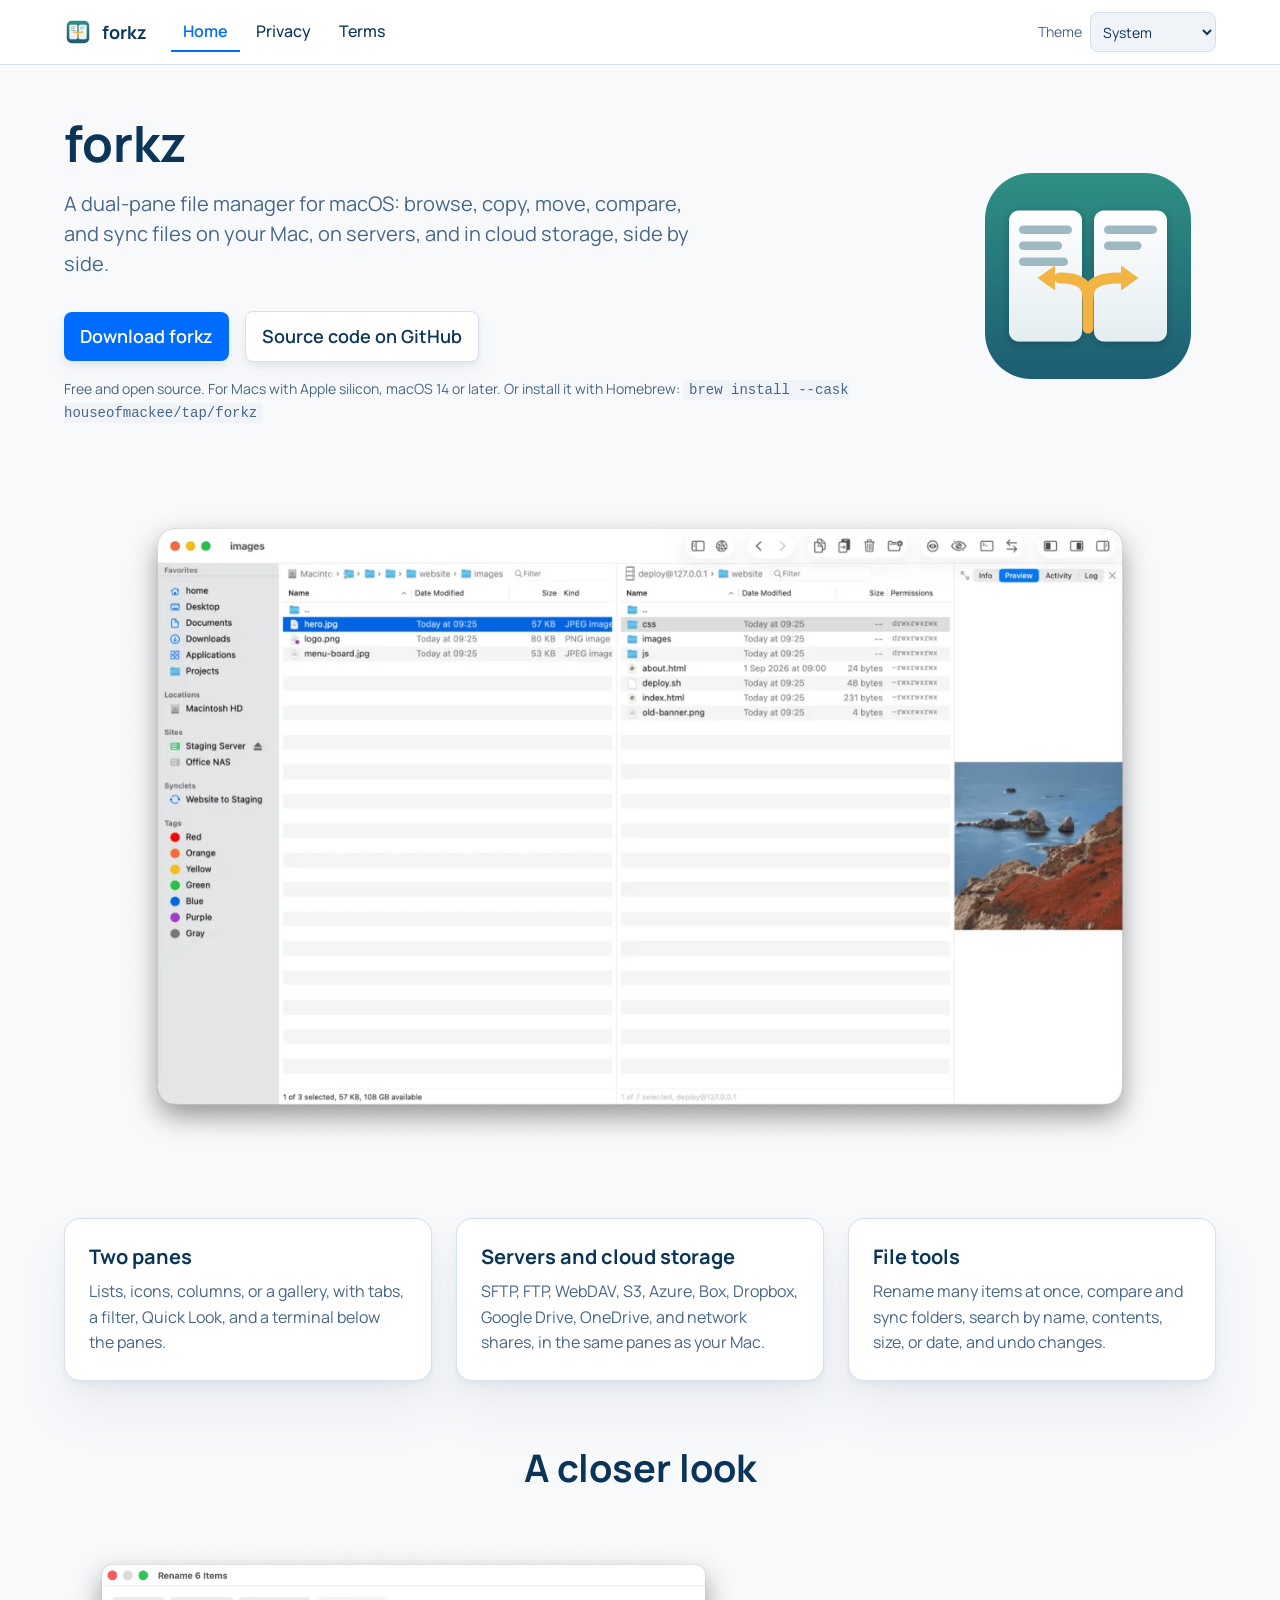
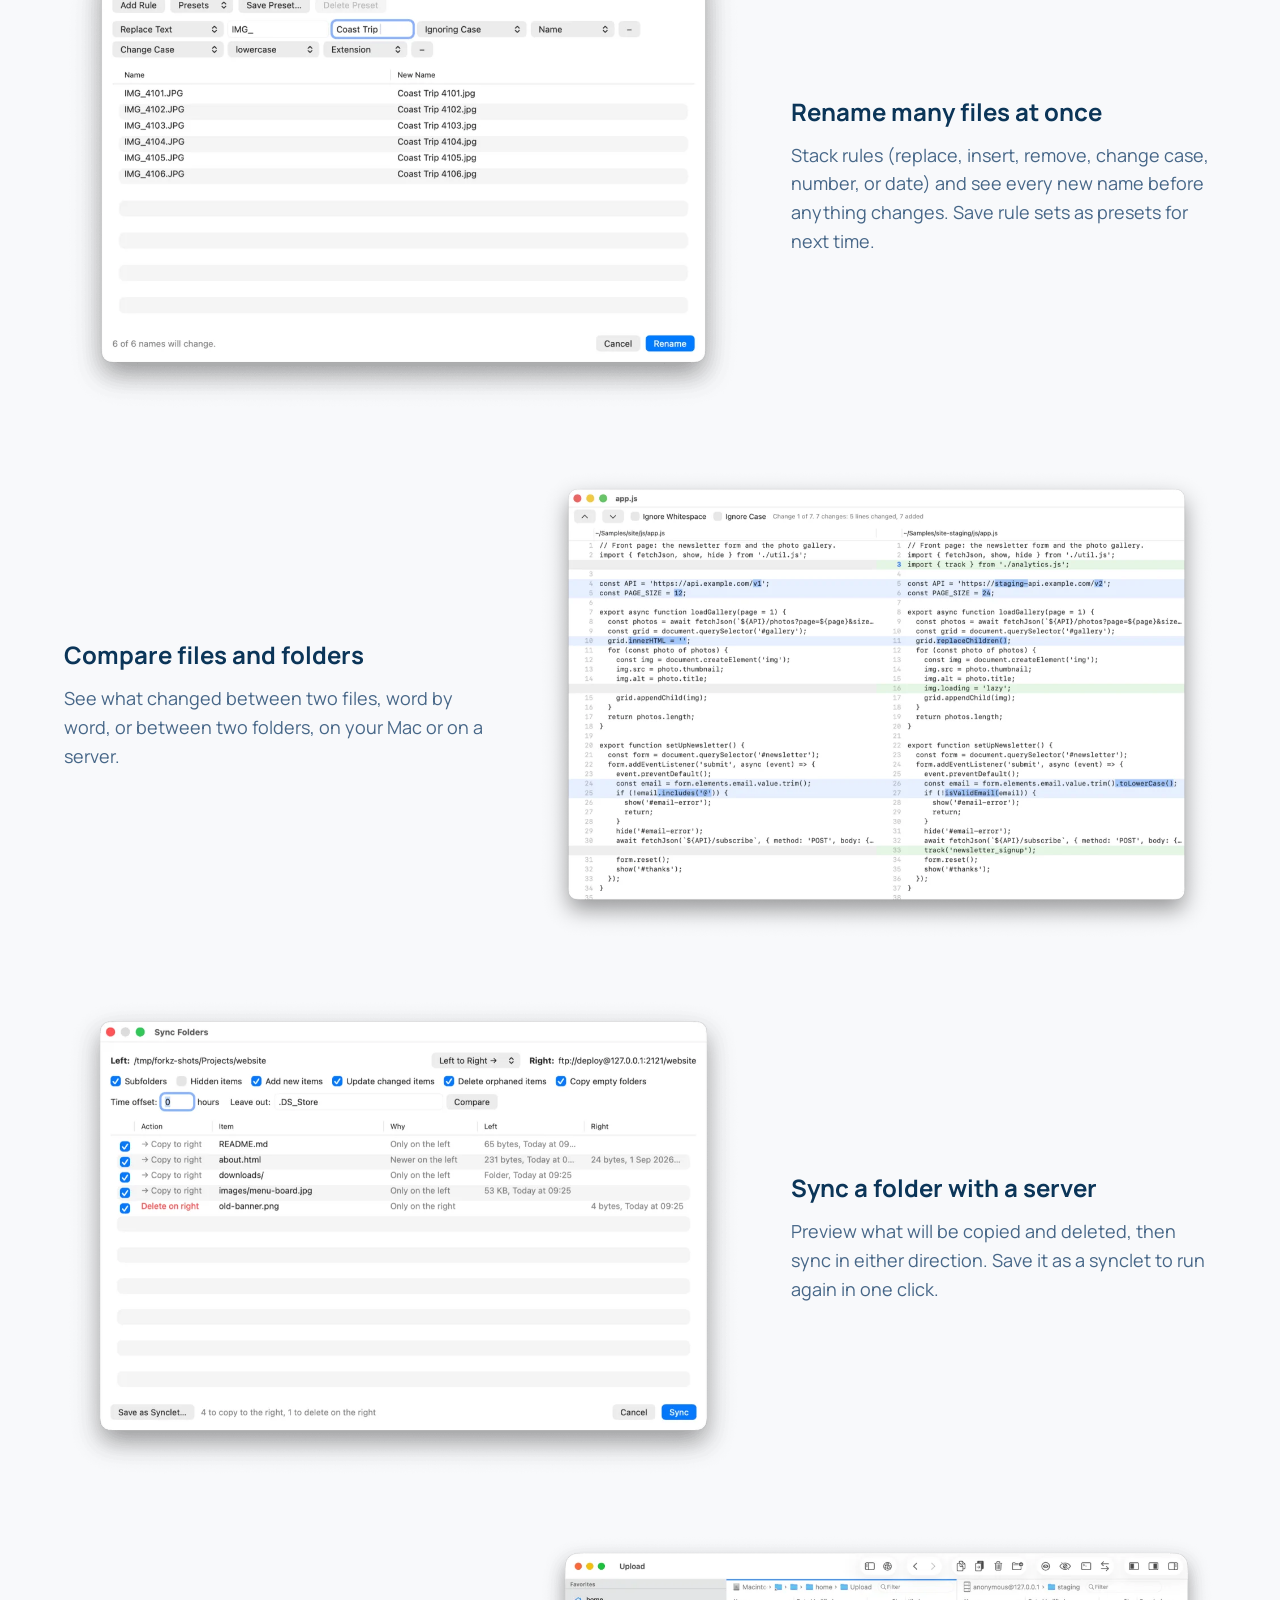
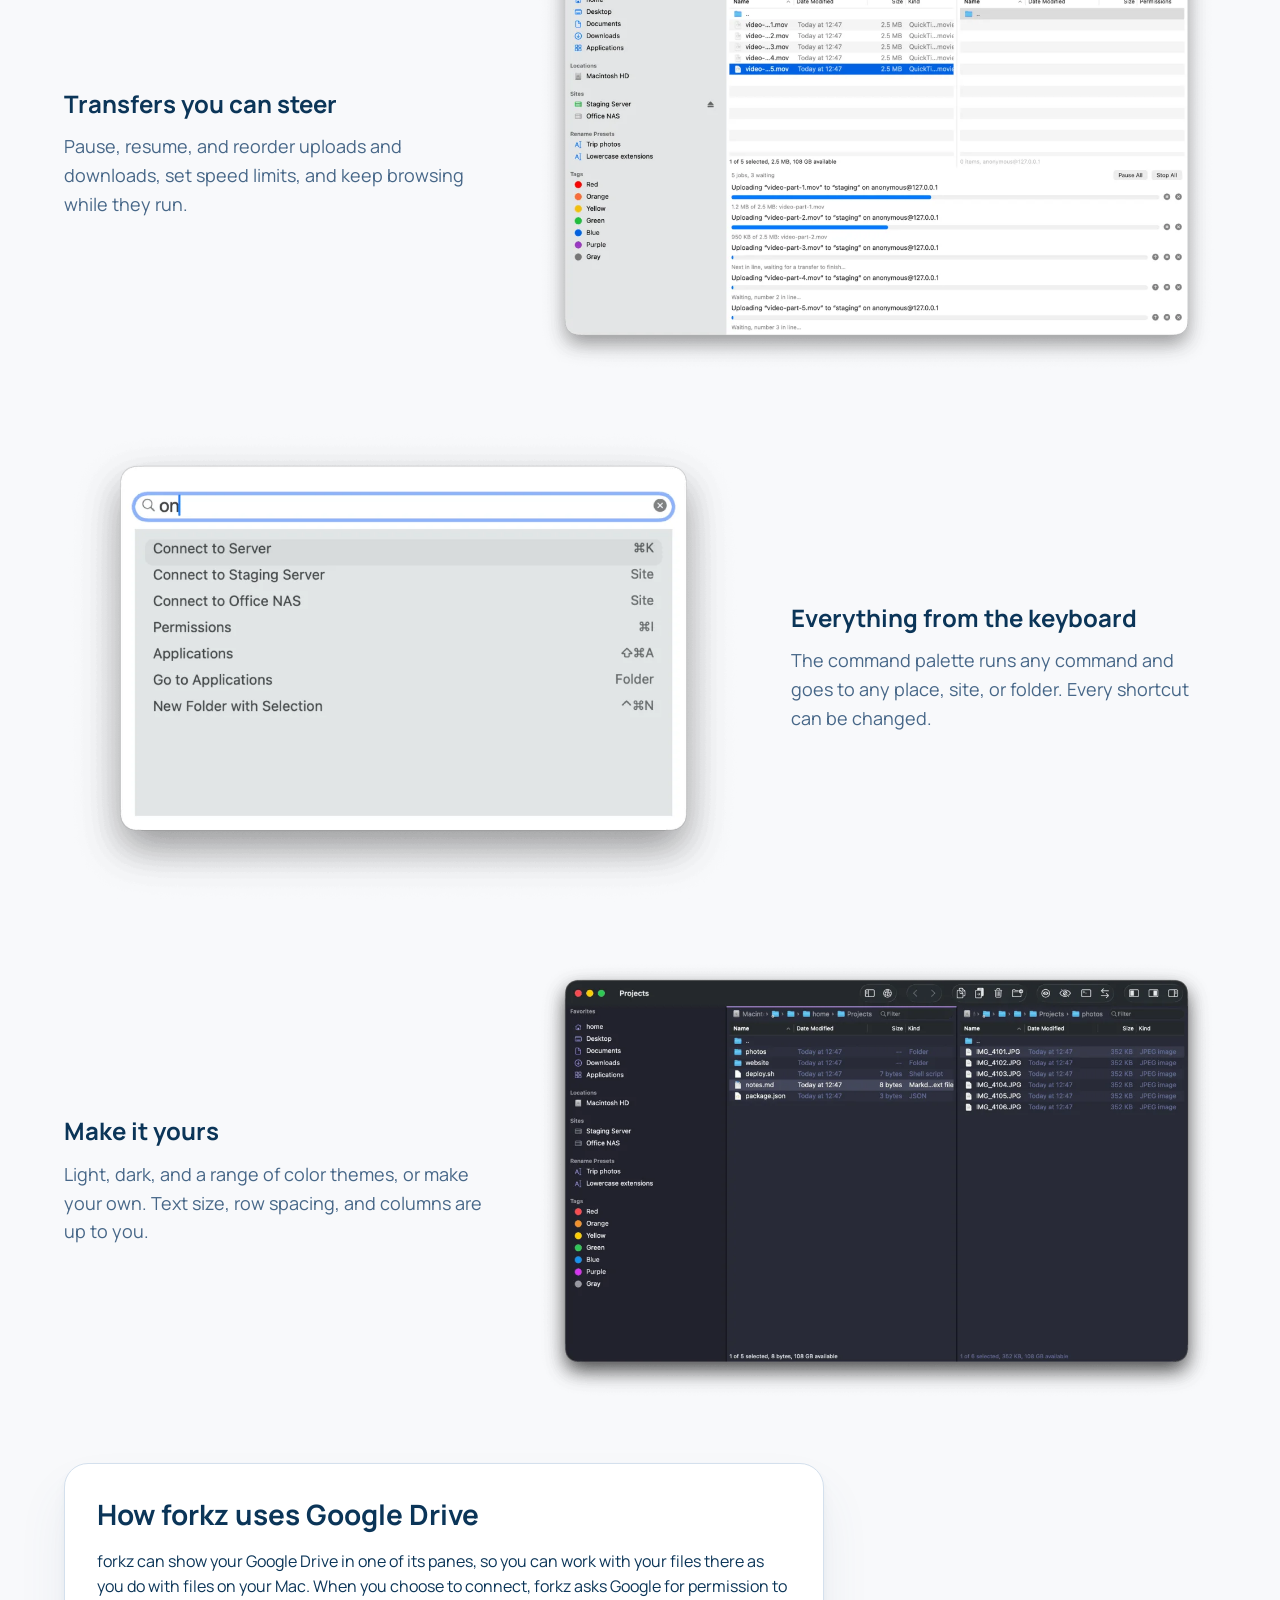
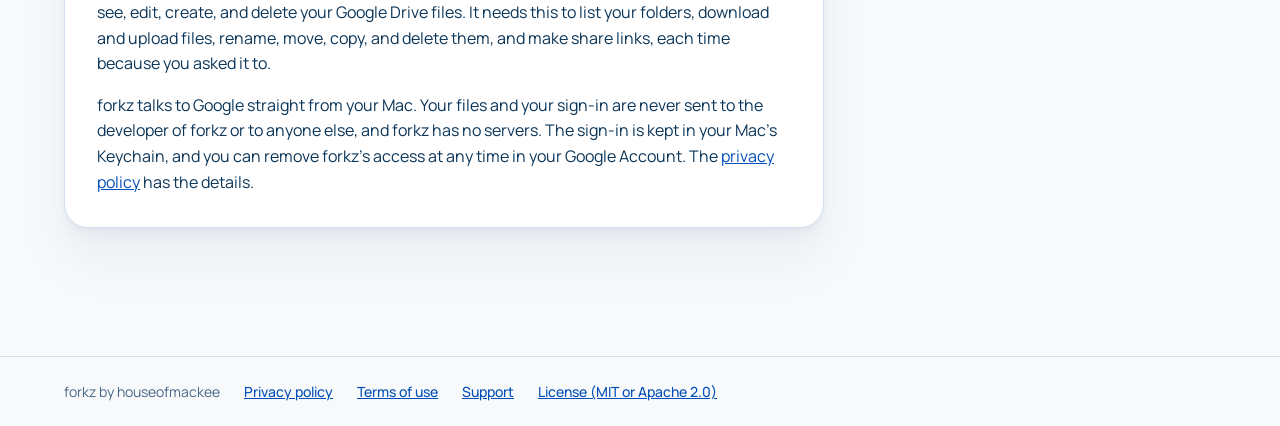
<file: site/forkz/index.html>
<!doctype html>
<html lang="en">
<head>
  <meta charset="utf-8">
  <meta name="viewport" content="width=device-width, initial-scale=1">
  <title>forkz: a dual-pane file manager for macOS</title>
  <meta name="description" content="forkz is a free, open source, dual-pane file manager for macOS, for files on your Mac and on servers and cloud storage.">
  <script src="theme.js"></script>
  <link rel="icon" href="favicon.svg" type="image/svg+xml">
  <link rel="icon" href="favicon-32.png" type="image/png" sizes="32x32">
  <link rel="apple-touch-icon" href="apple-touch-icon.png">
  <link rel="preconnect" href="https://fonts.googleapis.com">
  <link rel="preconnect" href="https://fonts.gstatic.com" crossorigin>
  <link rel="stylesheet" href="https://fonts.googleapis.com/css2?family=Manrope:wght@400;500;600;700&display=swap">
  <link rel="stylesheet" href="style.css">
</head>
<body>
  <a class="skip" href="#main">Skip to the content</a>
  <header>
    <div class="bar">
      <a class="brand" href="./"><img src="favicon.svg" alt=""><span>forkz</span></a>
      <nav aria-label="Pages">
        <a href="./" aria-current="page">Home</a>
        <a href="privacy.html">Privacy</a>
        <a href="terms.html">Terms</a>
      </nav>
      <div class="theme">
        <label for="theme">Theme</label>
        <select id="theme">
          <option value="system">System</option>
          <option value="light">Light</option>
          <option value="dark">Dark</option>
          <option value="high-contrast">High contrast</option>
        </select>
      </div>
    </div>
  </header>

  <main id="main">
    <section class="hero">
      <div>
        <h1>forkz</h1>
        <p class="lead">A dual-pane file manager for macOS: browse, copy, move, compare, and sync files on your Mac, on servers, and in cloud storage, side by side.</p>
        <div class="actions">
          <a class="button" href="https://github.com/houseofmackee/forkz/releases/latest">Download forkz</a>
          <a class="button secondary" href="https://github.com/houseofmackee/forkz">Source code on GitHub</a>
        </div>
        <p class="note">Free and open source. For Macs with Apple silicon, macOS 14 or later. Or install it with Homebrew: <code>brew install --cask houseofmackee/tap/forkz</code></p>
      </div>
      <img class="icon" src="icon-256.png" alt="The forkz app icon: two panes with an arrow forking between them">
    </section>

    <figure class="shot wide">
      <img src="screens/main.webp" width="1200" height="751" alt="forkz with a folder on the Mac on the left, an FTP server on the right, and a photo in the preview pane">
    </figure>

    <section class="cards" aria-label="What forkz does">
      <div class="card">
        <h3>Two panes</h3>
        <p>Lists, icons, columns, or a gallery, with tabs, a filter, Quick Look, and a terminal below the panes.</p>
      </div>
      <div class="card">
        <h3>Servers and cloud storage</h3>
        <p>SFTP, FTP, WebDAV, S3, Azure, Box, Dropbox, Google Drive, OneDrive, and network shares, in the same panes as your Mac.</p>
      </div>
      <div class="card">
        <h3>File tools</h3>
        <p>Rename many items at once, compare and sync folders, search by name, contents, size, or date, and undo changes.</p>
      </div>
    </section>

    <section class="tour" aria-labelledby="tour">
      <h2 id="tour">A closer look</h2>
      <div class="row">
        <div class="text">
          <h3>Rename many files at once</h3>
          <p>Stack rules (replace, insert, remove, change case, number, or date) and see every new name before anything changes. Save rule sets as presets for next time.</p>
        </div>
        <figure class="shot">
          <img src="screens/rename.webp" width="1200" height="834" loading="lazy" alt="Rename Multiple Items replacing a prefix and lowercasing extensions, with a live preview">
        </figure>
      </div>
      <div class="row">
        <div class="text">
          <h3>Compare files and folders</h3>
          <p>See what changed between two files, word by word, or between two folders, on your Mac or on a server.</p>
        </div>
        <figure class="shot">
          <img src="screens/compare-files.webp" width="1200" height="835" loading="lazy" alt="Two versions of a JavaScript file side by side, with changed lines in blue, the changed words marked, and added lines in green">
        </figure>
      </div>
      <div class="row">
        <div class="text">
          <h3>Sync a folder with a server</h3>
          <p>Preview what will be copied and deleted, then sync in either direction. Save it as a synclet to run again in one click.</p>
        </div>
        <figure class="shot">
          <img src="screens/sync.webp" width="1200" height="848" loading="lazy" alt="Sync Folders comparing a local folder with a staging server, showing four copies and one delete">
        </figure>
      </div>
      <div class="row">
        <div class="text">
          <h3>Transfers you can steer</h3>
          <p>Pause, resume, and reorder uploads and downloads, set speed limits, and keep browsing while they run.</p>
        </div>
        <figure class="shot">
          <img src="screens/queue.webp" width="1200" height="774" loading="lazy" alt="Five uploads to a server: two running, three waiting with their place in line, and Pause All and Stop All above them">
        </figure>
      </div>
      <div class="row">
        <div class="text">
          <h3>Everything from the keyboard</h3>
          <p>The command palette runs any command and goes to any place, site, or folder. Every shortcut can be changed.</p>
        </div>
        <figure class="shot">
          <img src="screens/palette.webp" width="1200" height="843" loading="lazy" alt="The command palette showing commands and saved sites that match &#8220;on&#8221;">
        </figure>
      </div>
      <div class="row">
        <div class="text">
          <h3>Make it yours</h3>
          <p>Light, dark, and a range of color themes, or make your own. Text size, row spacing, and columns are up to you.</p>
        </div>
        <figure class="shot">
          <img src="screens/themes.webp" width="1200" height="774" loading="lazy" alt="forkz in the Dracula theme, with rename presets in the sidebar">
        </figure>
      </div>
    </section>

    <section class="panel prose" aria-labelledby="google">
      <h2 id="google">How forkz uses Google Drive</h2>
      <p>forkz can show your Google Drive in one of its panes, so you can work with your files there as you do with files on your Mac. When you choose to connect, forkz asks Google for permission to see, edit, create, and delete your Google Drive files. It needs this to list your folders, download and upload files, rename, move, copy, and delete them, and make share links, each time because you asked it to.</p>
      <p>forkz talks to Google straight from your Mac. Your files and your sign-in are never sent to the developer of forkz or to anyone else, and forkz has no servers. The sign-in is kept in your Mac&#8217;s Keychain, and you can remove forkz&#8217;s access at any time in your Google Account. The <a href="privacy.html">privacy policy</a> has the details.</p>
    </section>
  </main>

  <footer>
    <div class="bar">
      <span>forkz by houseofmackee</span>
      <a href="privacy.html">Privacy policy</a>
      <a href="terms.html">Terms of use</a>
      <a href="https://github.com/houseofmackee/forkz/issues">Support</a>
      <a href="https://github.com/houseofmackee/forkz#license">License (MIT or Apache 2.0)</a>
    </div>
  </footer>
</body>
</html>
</file>
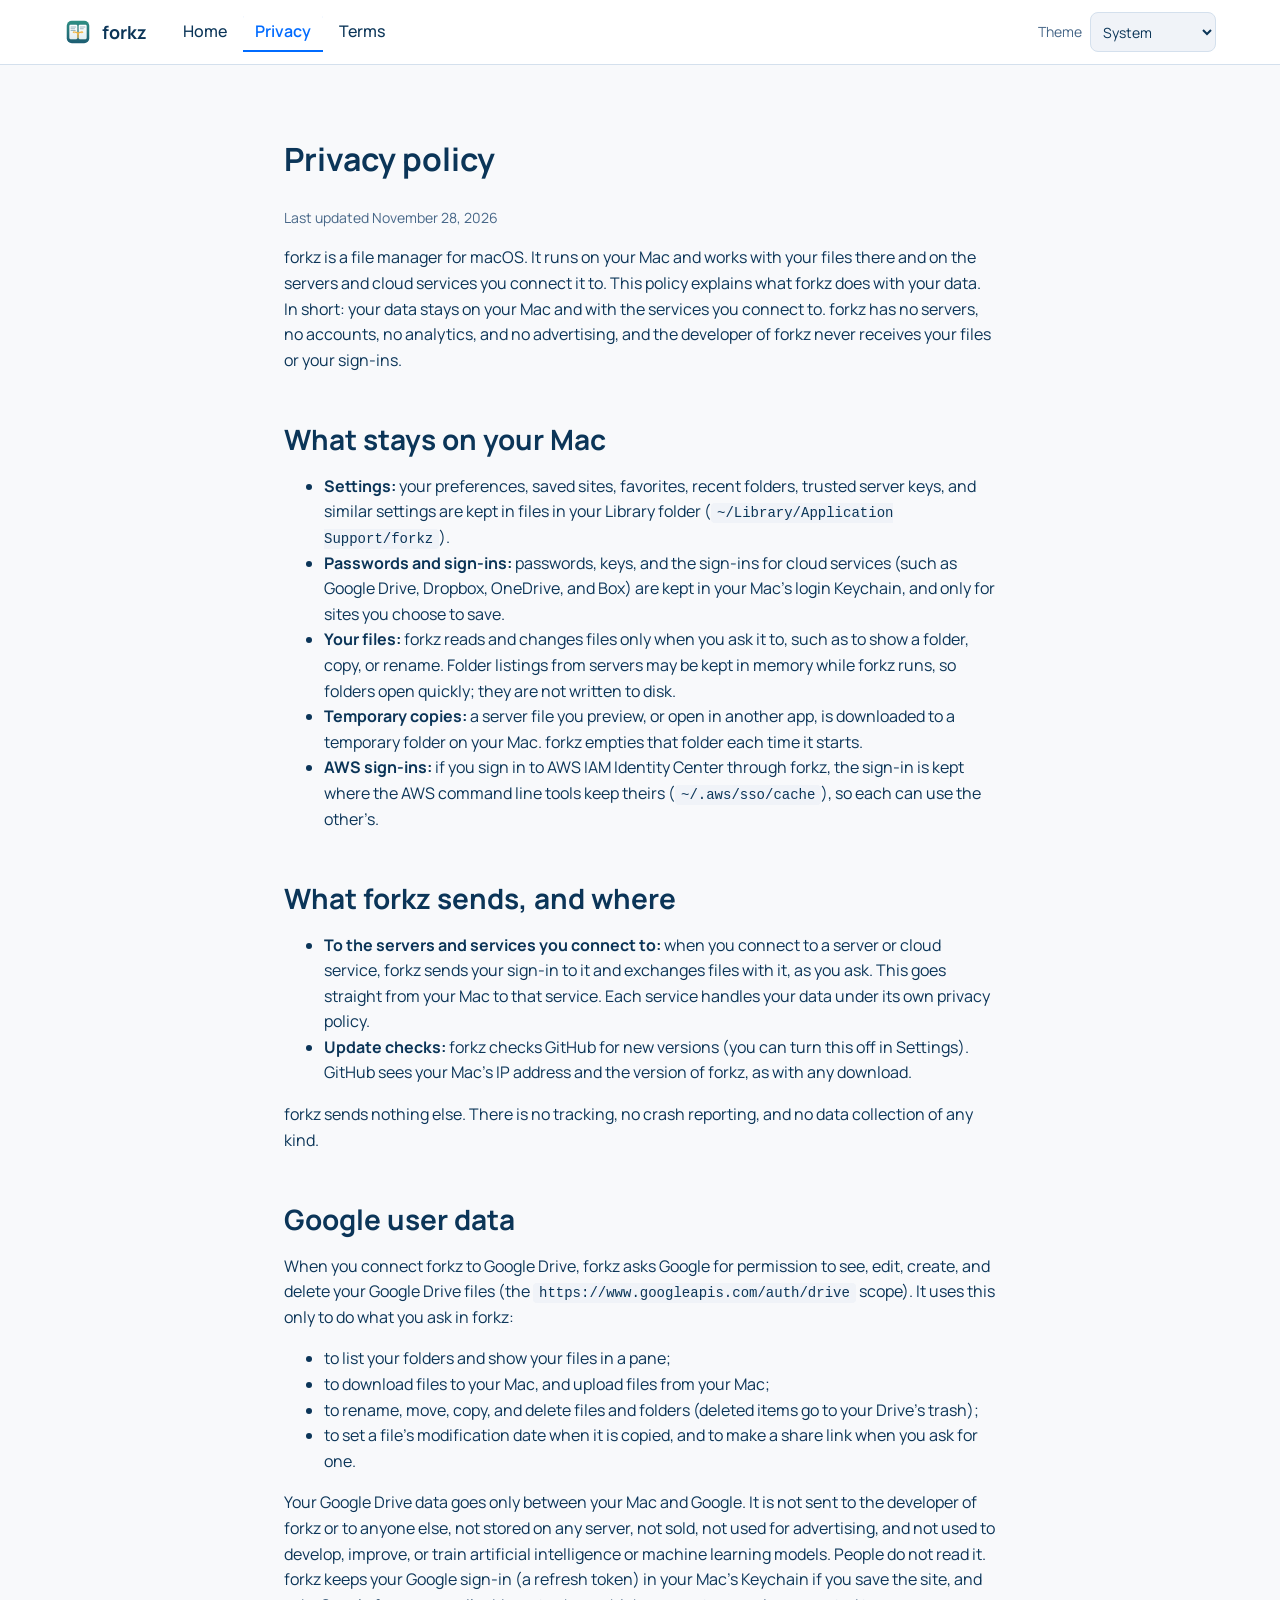
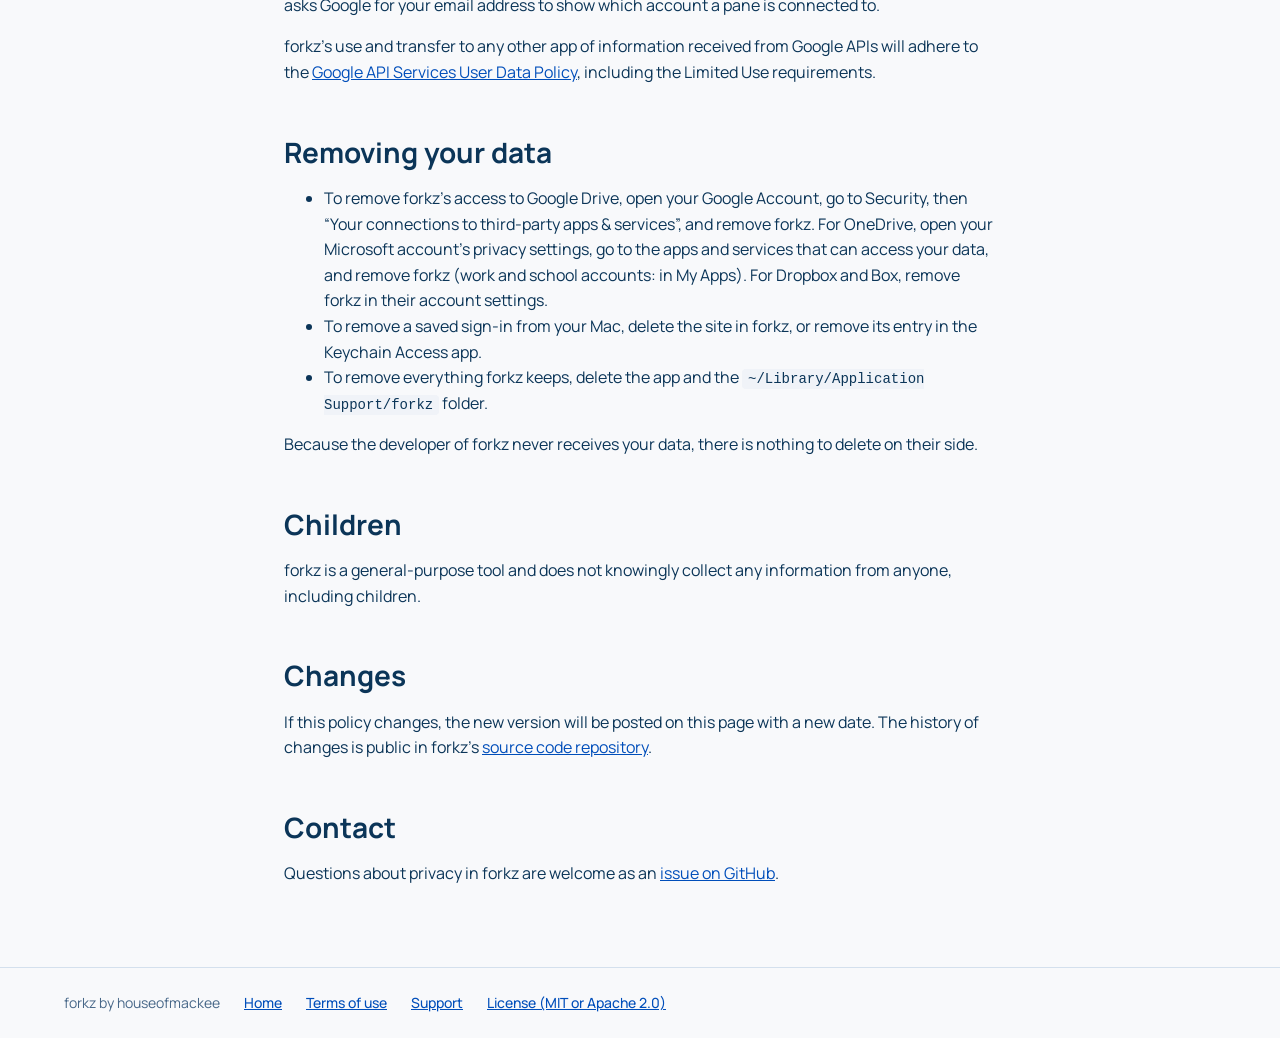
<file: site/forkz/privacy.html>
<!doctype html>
<html lang="en">
<head>
  <meta charset="utf-8">
  <meta name="viewport" content="width=device-width, initial-scale=1">
  <title>Privacy policy: forkz</title>
  <meta name="description" content="How forkz, a file manager for macOS, handles your data: it stays on your Mac and with the services you connect to.">
  <script src="theme.js"></script>
  <link rel="icon" href="favicon.svg" type="image/svg+xml">
  <link rel="icon" href="favicon-32.png" type="image/png" sizes="32x32">
  <link rel="apple-touch-icon" href="apple-touch-icon.png">
  <link rel="preconnect" href="https://fonts.googleapis.com">
  <link rel="preconnect" href="https://fonts.gstatic.com" crossorigin>
  <link rel="stylesheet" href="https://fonts.googleapis.com/css2?family=Manrope:wght@400;500;600;700&display=swap">
  <link rel="stylesheet" href="style.css">
</head>
<body>
  <a class="skip" href="#main">Skip to the content</a>
  <header>
    <div class="bar">
      <a class="brand" href="./"><img src="favicon.svg" alt=""><span>forkz</span></a>
      <nav aria-label="Pages">
        <a href="./">Home</a>
        <a href="privacy.html" aria-current="page">Privacy</a>
        <a href="terms.html">Terms</a>
      </nav>
      <div class="theme">
        <label for="theme">Theme</label>
        <select id="theme">
          <option value="system">System</option>
          <option value="light">Light</option>
          <option value="dark">Dark</option>
          <option value="high-contrast">High contrast</option>
        </select>
      </div>
    </div>
  </header>

  <main id="main" class="prose">
    <h1>Privacy policy</h1>
    <p class="updated">Last updated November 28, 2026</p>

    <p>forkz is a file manager for macOS. It runs on your Mac and works with your files there and on the servers and cloud services you connect it to. This policy explains what forkz does with your data. In short: your data stays on your Mac and with the services you connect to. forkz has no servers, no accounts, no analytics, and no advertising, and the developer of forkz never receives your files or your sign-ins.</p>

    <h2>What stays on your Mac</h2>
    <ul>
      <li><strong>Settings:</strong> your preferences, saved sites, favorites, recent folders, trusted server keys, and similar settings are kept in files in your Library folder (<code>~/Library/Application Support/forkz</code>).</li>
      <li><strong>Passwords and sign-ins:</strong> passwords, keys, and the sign-ins for cloud services (such as Google Drive, Dropbox, OneDrive, and Box) are kept in your Mac&#8217;s login Keychain, and only for sites you choose to save.</li>
      <li><strong>Your files:</strong> forkz reads and changes files only when you ask it to, such as to show a folder, copy, or rename. Folder listings from servers may be kept in memory while forkz runs, so folders open quickly; they are not written to disk.</li>
      <li><strong>Temporary copies:</strong> a server file you preview, or open in another app, is downloaded to a temporary folder on your Mac. forkz empties that folder each time it starts.</li>
      <li><strong>AWS sign-ins:</strong> if you sign in to AWS IAM Identity Center through forkz, the sign-in is kept where the AWS command line tools keep theirs (<code>~/.aws/sso/cache</code>), so each can use the other&#8217;s.</li>
    </ul>

    <h2>What forkz sends, and where</h2>
    <ul>
      <li><strong>To the servers and services you connect to:</strong> when you connect to a server or cloud service, forkz sends your sign-in to it and exchanges files with it, as you ask. This goes straight from your Mac to that service. Each service handles your data under its own privacy policy.</li>
      <li><strong>Update checks:</strong> forkz checks GitHub for new versions (you can turn this off in Settings). GitHub sees your Mac&#8217;s IP address and the version of forkz, as with any download.</li>
    </ul>
    <p>forkz sends nothing else. There is no tracking, no crash reporting, and no data collection of any kind.</p>

    <h2>Google user data</h2>
    <p>When you connect forkz to Google Drive, forkz asks Google for permission to see, edit, create, and delete your Google Drive files (the <code>https://www.googleapis.com/auth/drive</code> scope). It uses this only to do what you ask in forkz:</p>
    <ul>
      <li>to list your folders and show your files in a pane;</li>
      <li>to download files to your Mac, and upload files from your Mac;</li>
      <li>to rename, move, copy, and delete files and folders (deleted items go to your Drive&#8217;s trash);</li>
      <li>to set a file&#8217;s modification date when it is copied, and to make a share link when you ask for one.</li>
    </ul>
    <p>Your Google Drive data goes only between your Mac and Google. It is not sent to the developer of forkz or to anyone else, not stored on any server, not sold, not used for advertising, and not used to develop, improve, or train artificial intelligence or machine learning models. People do not read it. forkz keeps your Google sign-in (a refresh token) in your Mac&#8217;s Keychain if you save the site, and asks Google for your email address to show which account a pane is connected to.</p>
    <p>forkz&#8217;s use and transfer to any other app of information received from Google APIs will adhere to the <a href="https://developers.google.com/terms/api-services-user-data-policy">Google API Services User Data Policy</a>, including the Limited Use requirements.</p>

    <h2>Removing your data</h2>
    <ul>
      <li>To remove forkz&#8217;s access to Google Drive, open your Google Account, go to Security, then &#8220;Your connections to third-party apps &amp; services&#8221;, and remove forkz. For OneDrive, open your Microsoft account&#8217;s privacy settings, go to the apps and services that can access your data, and remove forkz (work and school accounts: in My Apps). For Dropbox and Box, remove forkz in their account settings.</li>
      <li>To remove a saved sign-in from your Mac, delete the site in forkz, or remove its entry in the Keychain Access app.</li>
      <li>To remove everything forkz keeps, delete the app and the <code>~/Library/Application Support/forkz</code> folder.</li>
    </ul>
    <p>Because the developer of forkz never receives your data, there is nothing to delete on their side.</p>

    <h2>Children</h2>
    <p>forkz is a general-purpose tool and does not knowingly collect any information from anyone, including children.</p>

    <h2>Changes</h2>
    <p>If this policy changes, the new version will be posted on this page with a new date. The history of changes is public in forkz&#8217;s <a href="https://github.com/houseofmackee/forkz">source code repository</a>.</p>

    <h2>Contact</h2>
    <p>Questions about privacy in forkz are welcome as an <a href="https://github.com/houseofmackee/forkz/issues">issue on GitHub</a>.</p>
  </main>

  <footer>
    <div class="bar">
      <span>forkz by houseofmackee</span>
      <a href="./">Home</a>
      <a href="terms.html">Terms of use</a>
      <a href="https://github.com/houseofmackee/forkz/issues">Support</a>
      <a href="https://github.com/houseofmackee/forkz#license">License (MIT or Apache 2.0)</a>
    </div>
  </footer>
</body>
</html>
</file>
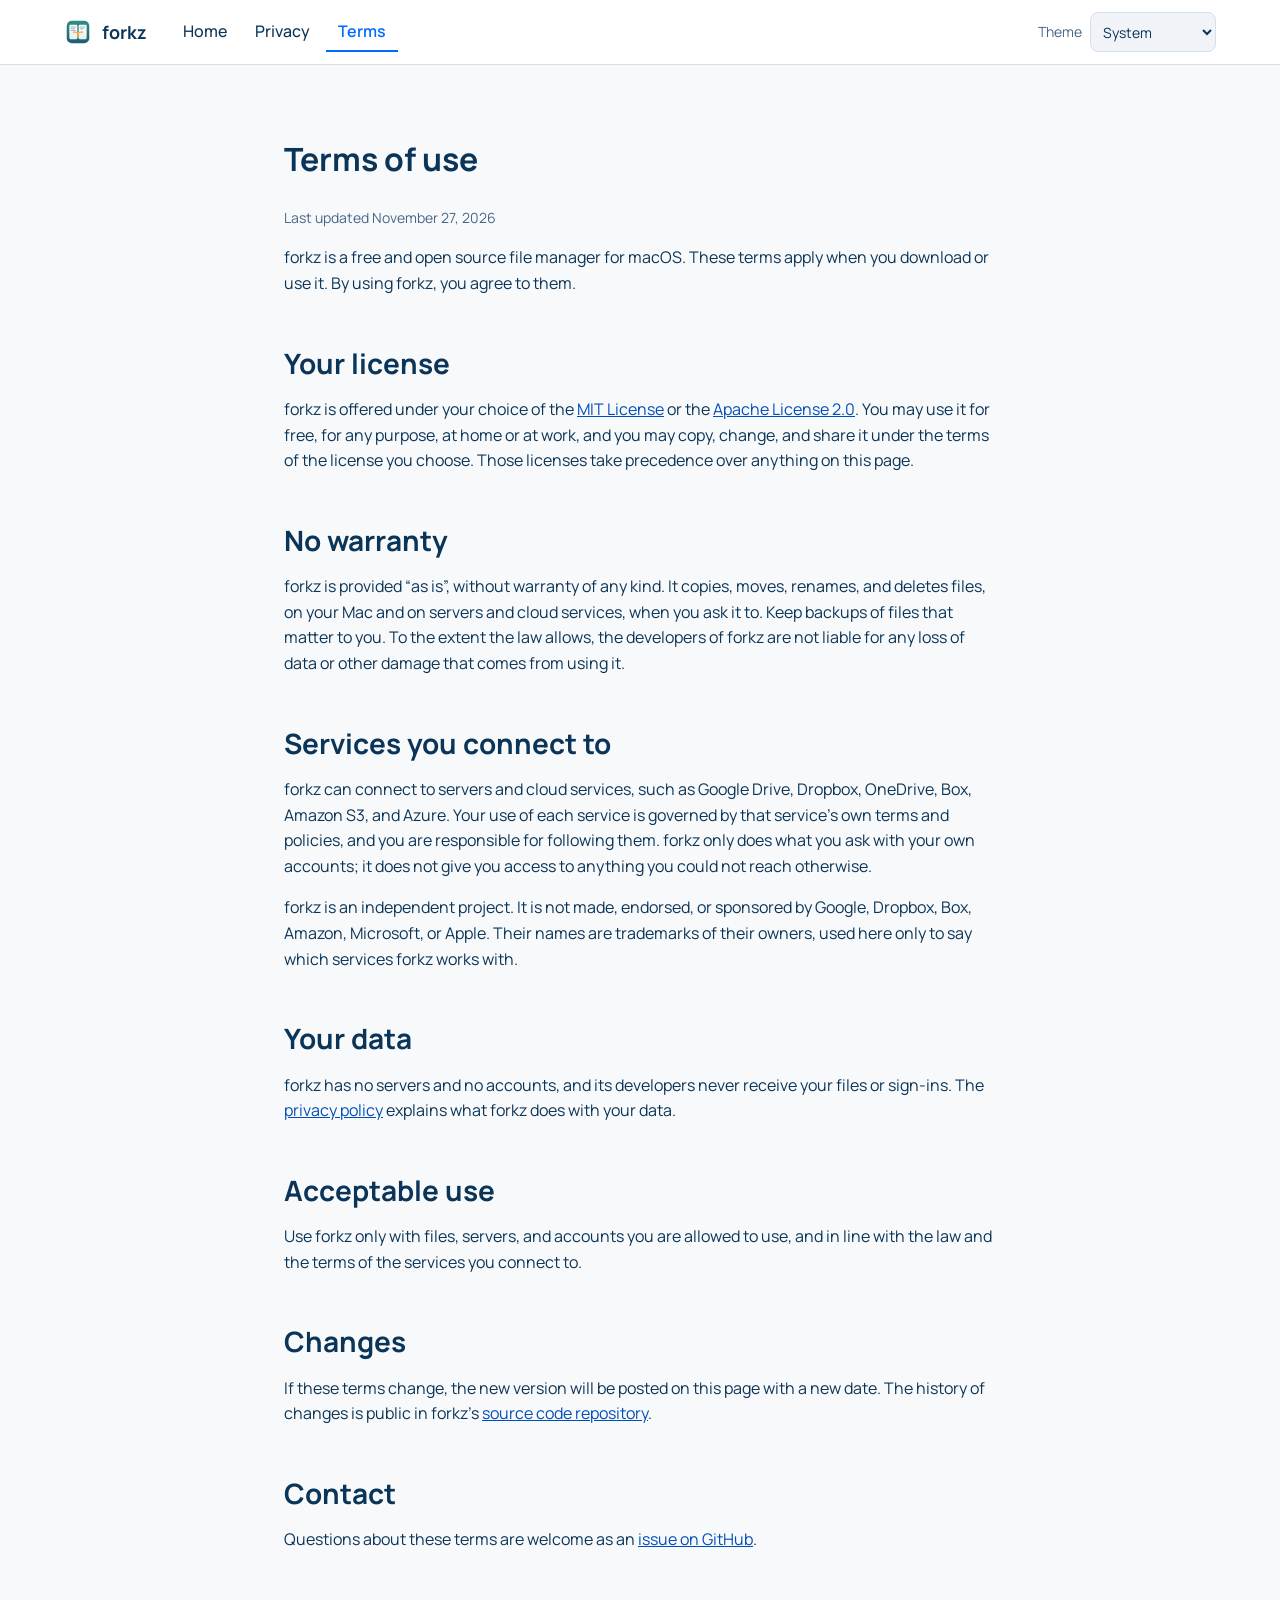
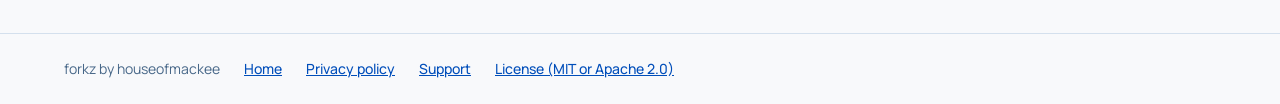
<file: site/forkz/terms.html>
<!doctype html>
<html lang="en">
<head>
  <meta charset="utf-8">
  <meta name="viewport" content="width=device-width, initial-scale=1">
  <title>Terms of use: forkz</title>
  <meta name="description" content="The terms for using forkz, a free and open source file manager for macOS.">
  <script src="theme.js"></script>
  <link rel="icon" href="favicon.svg" type="image/svg+xml">
  <link rel="icon" href="favicon-32.png" type="image/png" sizes="32x32">
  <link rel="apple-touch-icon" href="apple-touch-icon.png">
  <link rel="preconnect" href="https://fonts.googleapis.com">
  <link rel="preconnect" href="https://fonts.gstatic.com" crossorigin>
  <link rel="stylesheet" href="https://fonts.googleapis.com/css2?family=Manrope:wght@400;500;600;700&display=swap">
  <link rel="stylesheet" href="style.css">
</head>
<body>
  <a class="skip" href="#main">Skip to the content</a>
  <header>
    <div class="bar">
      <a class="brand" href="./"><img src="favicon.svg" alt=""><span>forkz</span></a>
      <nav aria-label="Pages">
        <a href="./">Home</a>
        <a href="privacy.html">Privacy</a>
        <a href="terms.html" aria-current="page">Terms</a>
      </nav>
      <div class="theme">
        <label for="theme">Theme</label>
        <select id="theme">
          <option value="system">System</option>
          <option value="light">Light</option>
          <option value="dark">Dark</option>
          <option value="high-contrast">High contrast</option>
        </select>
      </div>
    </div>
  </header>

  <main id="main" class="prose">
    <h1>Terms of use</h1>
    <p class="updated">Last updated November 27, 2026</p>

    <p>forkz is a free and open source file manager for macOS. These terms apply when you download or use it. By using forkz, you agree to them.</p>

    <h2>Your license</h2>
    <p>forkz is offered under your choice of the <a href="https://github.com/houseofmackee/forkz/blob/main/LICENSE-MIT">MIT License</a> or the <a href="https://github.com/houseofmackee/forkz/blob/main/LICENSE-APACHE">Apache License 2.0</a>. You may use it for free, for any purpose, at home or at work, and you may copy, change, and share it under the terms of the license you choose. Those licenses take precedence over anything on this page.</p>

    <h2>No warranty</h2>
    <p>forkz is provided &#8220;as is&#8221;, without warranty of any kind. It copies, moves, renames, and deletes files, on your Mac and on servers and cloud services, when you ask it to. Keep backups of files that matter to you. To the extent the law allows, the developers of forkz are not liable for any loss of data or other damage that comes from using it.</p>

    <h2>Services you connect to</h2>
    <p>forkz can connect to servers and cloud services, such as Google Drive, Dropbox, OneDrive, Box, Amazon S3, and Azure. Your use of each service is governed by that service&#8217;s own terms and policies, and you are responsible for following them. forkz only does what you ask with your own accounts; it does not give you access to anything you could not reach otherwise.</p>
    <p>forkz is an independent project. It is not made, endorsed, or sponsored by Google, Dropbox, Box, Amazon, Microsoft, or Apple. Their names are trademarks of their owners, used here only to say which services forkz works with.</p>

    <h2>Your data</h2>
    <p>forkz has no servers and no accounts, and its developers never receive your files or sign-ins. The <a href="privacy.html">privacy policy</a> explains what forkz does with your data.</p>

    <h2>Acceptable use</h2>
    <p>Use forkz only with files, servers, and accounts you are allowed to use, and in line with the law and the terms of the services you connect to.</p>

    <h2>Changes</h2>
    <p>If these terms change, the new version will be posted on this page with a new date. The history of changes is public in forkz&#8217;s <a href="https://github.com/houseofmackee/forkz">source code repository</a>.</p>

    <h2>Contact</h2>
    <p>Questions about these terms are welcome as an <a href="https://github.com/houseofmackee/forkz/issues">issue on GitHub</a>.</p>
  </main>

  <footer>
    <div class="bar">
      <span>forkz by houseofmackee</span>
      <a href="./">Home</a>
      <a href="privacy.html">Privacy policy</a>
      <a href="https://github.com/houseofmackee/forkz/issues">Support</a>
      <a href="https://github.com/houseofmackee/forkz#license">License (MIT or Apache 2.0)</a>
    </div>
  </footer>
</body>
</html>
</file>
<file: site/forkz/style.css>
/* forkz's web pages: the shared design system (DESIGN.md), with its light,
   dark, and high-contrast themes. Colors come only from these variables. */

:root,
[data-theme="light"] {
  --ink-navy: #0b3558;
  --signal-blue: #006bff;
  --slate-gray: #476788;
  --mist-gray: #a6bbd1;
  --cloud: #f8f9fb;
  --paper: #ffffff;
  --pebble: #f0f3f8;
  --hairline: #d4e0ed;
  --deep-cobalt: #004eba;
  --badge-fill: #e6f0ff;
  --link: #004eba;
  --shadow-card: rgba(71, 103, 136, 0.04) 0 4px 5px, rgba(71, 103, 136, 0.03) 0 8px 15px,
    rgba(71, 103, 136, 0.08) 0 30px 50px;
  --shadow-small: rgba(71, 103, 136, 0.04) 0 4px 5px, rgba(71, 103, 136, 0.03) 0 4px 10px,
    rgba(71, 103, 136, 0.05) 0 10px 20px;
  color-scheme: light;
}

[data-theme="dark"] {
  --ink-navy: #e8eef6;
  --signal-blue: #4d94ff;
  --slate-gray: #9db4cc;
  --mist-gray: #7f9bb9;
  --cloud: #071b2e;
  --paper: #0e2a45;
  --pebble: #163a5c;
  --hairline: #2f5578;
  --deep-cobalt: #a9cbff;
  --badge-fill: #12335c;
  --link: #a9cbff;
  --shadow-card: rgba(0, 10, 24, 0.3) 0 4px 5px, rgba(0, 10, 24, 0.25) 0 8px 15px, rgba(0, 10, 24, 0.4) 0 30px 50px;
  --shadow-small: rgba(0, 10, 24, 0.3) 0 4px 5px, rgba(0, 10, 24, 0.25) 0 4px 10px, rgba(0, 10, 24, 0.3) 0 10px 20px;
  color-scheme: dark;
}

[data-theme="high-contrast"] {
  --ink-navy: #06223a;
  --signal-blue: #0046b8;
  --slate-gray: #2f4a66;
  --mist-gray: #3d566f;
  --cloud: #f8f9fb;
  --paper: #ffffff;
  --pebble: #f0f3f8;
  --hairline: #6f8aa6;
  --deep-cobalt: #003a8c;
  --badge-fill: #e6f0ff;
  --link: #003a8c;
  color-scheme: light;
}

/* No theme chosen: follow the system's dark mode. */
@media (prefers-color-scheme: dark) {
  :root:not([data-theme]) {
    --ink-navy: #e8eef6;
    --signal-blue: #4d94ff;
    --slate-gray: #9db4cc;
    --mist-gray: #7f9bb9;
    --cloud: #071b2e;
    --paper: #0e2a45;
    --pebble: #163a5c;
    --hairline: #2f5578;
    --deep-cobalt: #a9cbff;
    --badge-fill: #12335c;
    --link: #a9cbff;
    --shadow-card: rgba(0, 10, 24, 0.3) 0 4px 5px, rgba(0, 10, 24, 0.25) 0 8px 15px, rgba(0, 10, 24, 0.4) 0 30px 50px;
    --shadow-small: rgba(0, 10, 24, 0.3) 0 4px 5px, rgba(0, 10, 24, 0.25) 0 4px 10px, rgba(0, 10, 24, 0.3) 0 10px 20px;
    color-scheme: dark;
  }
}

* {
  box-sizing: border-box;
}

body {
  margin: 0;
  background: var(--cloud);
  color: var(--ink-navy);
  font-family: Manrope, system-ui, sans-serif;
  font-size: 16px;
  line-height: 1.6;
}

a {
  color: var(--link);
}

a:focus-visible,
button:focus-visible,
select:focus-visible {
  outline: 2px solid var(--signal-blue);
  outline-offset: 2px;
}

.skip {
  position: absolute;
  left: -9999px;
}

.skip:focus {
  left: 16px;
  top: 16px;
  z-index: 10;
  background: var(--paper);
  padding: 8px 16px;
  border-radius: 8px;
}

/* The header: 64px on Paper, the icon and name, tabs, and the theme. */
header {
  position: sticky;
  top: 0;
  z-index: 5;
  background: var(--paper);
  border-bottom: 1px solid var(--hairline);
}

.bar {
  max-width: 1200px;
  margin: 0 auto;
  padding: 0 24px;
  height: 64px;
  display: flex;
  align-items: center;
}

.brand {
  display: flex;
  align-items: center;
  gap: 10px;
  color: var(--ink-navy);
  text-decoration: none;
  font-size: 18px;
  font-weight: 700;
}

.brand img {
  width: 28px;
  height: 28px;
}

nav {
  display: flex;
  gap: 4px;
  margin-left: 24px;
}

nav a {
  display: flex;
  align-items: center;
  height: 40px;
  padding: 0 12px;
  border-radius: 8px;
  color: var(--ink-navy);
  font-weight: 500;
  text-decoration: none;
}

nav a:hover {
  background: var(--pebble);
}

nav a[aria-current="page"] {
  color: var(--signal-blue);
  font-weight: 600;
  border-radius: 8px 8px 0 0;
  box-shadow: inset 0 -2px 0 var(--signal-blue);
  background: none;
}

.theme {
  margin-left: auto;
  display: flex;
  align-items: center;
  gap: 8px;
  font-size: 14px;
  color: var(--slate-gray);
}

.theme select {
  height: 40px;
  padding: 0 8px;
  border: 1px solid var(--hairline);
  border-radius: 8px;
  background: var(--pebble);
  color: var(--ink-navy);
  font: inherit;
}

main {
  max-width: 1200px;
  margin: 0 auto;
  padding: 48px 24px 64px;
}

/* The home page's first section: the icon, name, and download. */
.hero {
  display: grid;
  grid-template-columns: 1fr auto;
  gap: 48px;
  align-items: center;
  margin-bottom: 64px;
}

.hero h1 {
  font-size: 50px;
  line-height: 1.2;
  margin: 0 0 16px;
}

.lead {
  font-size: 20px;
  line-height: 1.5;
  color: var(--slate-gray);
  margin: 0 0 32px;
  max-width: 640px;
}

.hero .icon {
  width: 256px;
  height: 256px;
}

.actions {
  display: flex;
  flex-wrap: wrap;
  gap: 16px;
  align-items: center;
}

.button {
  display: inline-flex;
  align-items: center;
  min-height: 44px;
  padding: 10px 16px;
  border-radius: 8px;
  background: var(--signal-blue);
  color: var(--paper);
  font-size: 18px;
  font-weight: 600;
  text-decoration: none;
  box-shadow: var(--shadow-small);
}

.button.secondary {
  background: var(--paper);
  color: var(--ink-navy);
  border: 1px solid var(--hairline);
}

code {
  font-family: ui-monospace, "SF Mono", Menlo, monospace;
  font-size: 14px;
  background: var(--pebble);
  border-radius: 4px;
  padding: 2px 6px;
}

.note {
  color: var(--slate-gray);
  font-size: 14px;
  margin-top: 16px;
}

h2 {
  font-size: 28px;
  line-height: 1.3;
  margin: 0 0 16px;
}

h3 {
  font-size: 20px;
  line-height: 1.4;
  margin: 0 0 8px;
}

.cards {
  display: grid;
  grid-template-columns: repeat(auto-fit, minmax(260px, 1fr));
  gap: 24px;
  margin-bottom: 64px;
}

.card {
  background: var(--paper);
  border: 1px solid var(--hairline);
  border-radius: 16px;
  padding: 24px;
  box-shadow: var(--shadow-card);
}

.card p {
  margin: 0;
  color: var(--slate-gray);
}

/* Screenshots: real windows, with their shadow and transparent corners. */
.shot {
  margin: 0;
}

.shot img {
  display: block;
  width: 100%;
  height: auto;
}

.shot.wide {
  max-width: 1040px;
  margin: 0 auto 64px;
}

/* A closer look: text beside a screenshot, sides alternating. */
.tour {
  margin-bottom: 64px;
}

.tour > h2 {
  font-size: 38px;
  line-height: 1.21;
  text-align: center;
  margin-bottom: 48px;
}

.row {
  display: grid;
  grid-template-columns: 1fr 1.6fr;
  gap: 48px;
  align-items: center;
  margin-bottom: 56px;
}

/* Screenshot first: it keeps the wide column. */
.row:nth-child(odd of .row) {
  grid-template-columns: 1.6fr 1fr;
}

.row:nth-child(odd of .row) .text {
  order: 2;
}

.row .text p {
  color: var(--slate-gray);
  font-size: 18px;
  margin: 0;
}

.row h3 {
  font-size: 24px;
  margin-bottom: 12px;
}

/* Long text (the privacy policy, and the data section). */
.prose {
  max-width: 760px;
}

.prose p,
.prose li {
  color: var(--ink-navy);
}

.prose h2 {
  margin-top: 48px;
}

.prose .updated {
  color: var(--slate-gray);
  font-size: 14px;
}

.panel {
  background: var(--paper);
  border: 1px solid var(--hairline);
  border-radius: 24px;
  padding: 32px;
  box-shadow: var(--shadow-card);
  margin-bottom: 64px;
}

.panel h2:first-child {
  margin-top: 0;
}

.panel p:last-child {
  margin-bottom: 0;
}

footer {
  border-top: 1px solid var(--hairline);
}

footer .bar {
  height: auto;
  padding-top: 24px;
  padding-bottom: 24px;
  gap: 24px;
  flex-wrap: wrap;
  font-size: 14px;
  color: var(--slate-gray);
}

footer a {
  font-weight: 500;
}

@media (max-width: 720px) {
  .row {
    grid-template-columns: 1fr;
    gap: 16px;
    margin-bottom: 40px;
  }
  .row:nth-child(odd of .row) {
    grid-template-columns: 1fr;
  }
  .row:nth-child(odd of .row) .text {
    order: 0;
  }
  .tour > h2 {
    font-size: 28px;
    margin-bottom: 32px;
  }
  .bar {
    padding: 0 16px;
  }
  main {
    padding: 32px 16px 48px;
  }
  .hero {
    grid-template-columns: 1fr;
    gap: 24px;
  }
  .hero .icon {
    width: 128px;
    height: 128px;
    order: -1;
  }
  .hero h1 {
    font-size: 38px;
  }
}

/* Narrow: the name shortens to the icon, and the theme label goes. */
@media (max-width: 480px) {
  .brand span,
  .theme label {
    position: absolute;
    left: -9999px;
  }
  nav {
    margin-left: 8px;
    gap: 0;
  }
  nav a {
    padding: 0 8px;
  }
  .theme select {
    max-width: 112px;
  }
}

@media (prefers-reduced-motion: reduce) {
  * {
    transition: none !important;
    animation: none !important;
  }
}
</file>
